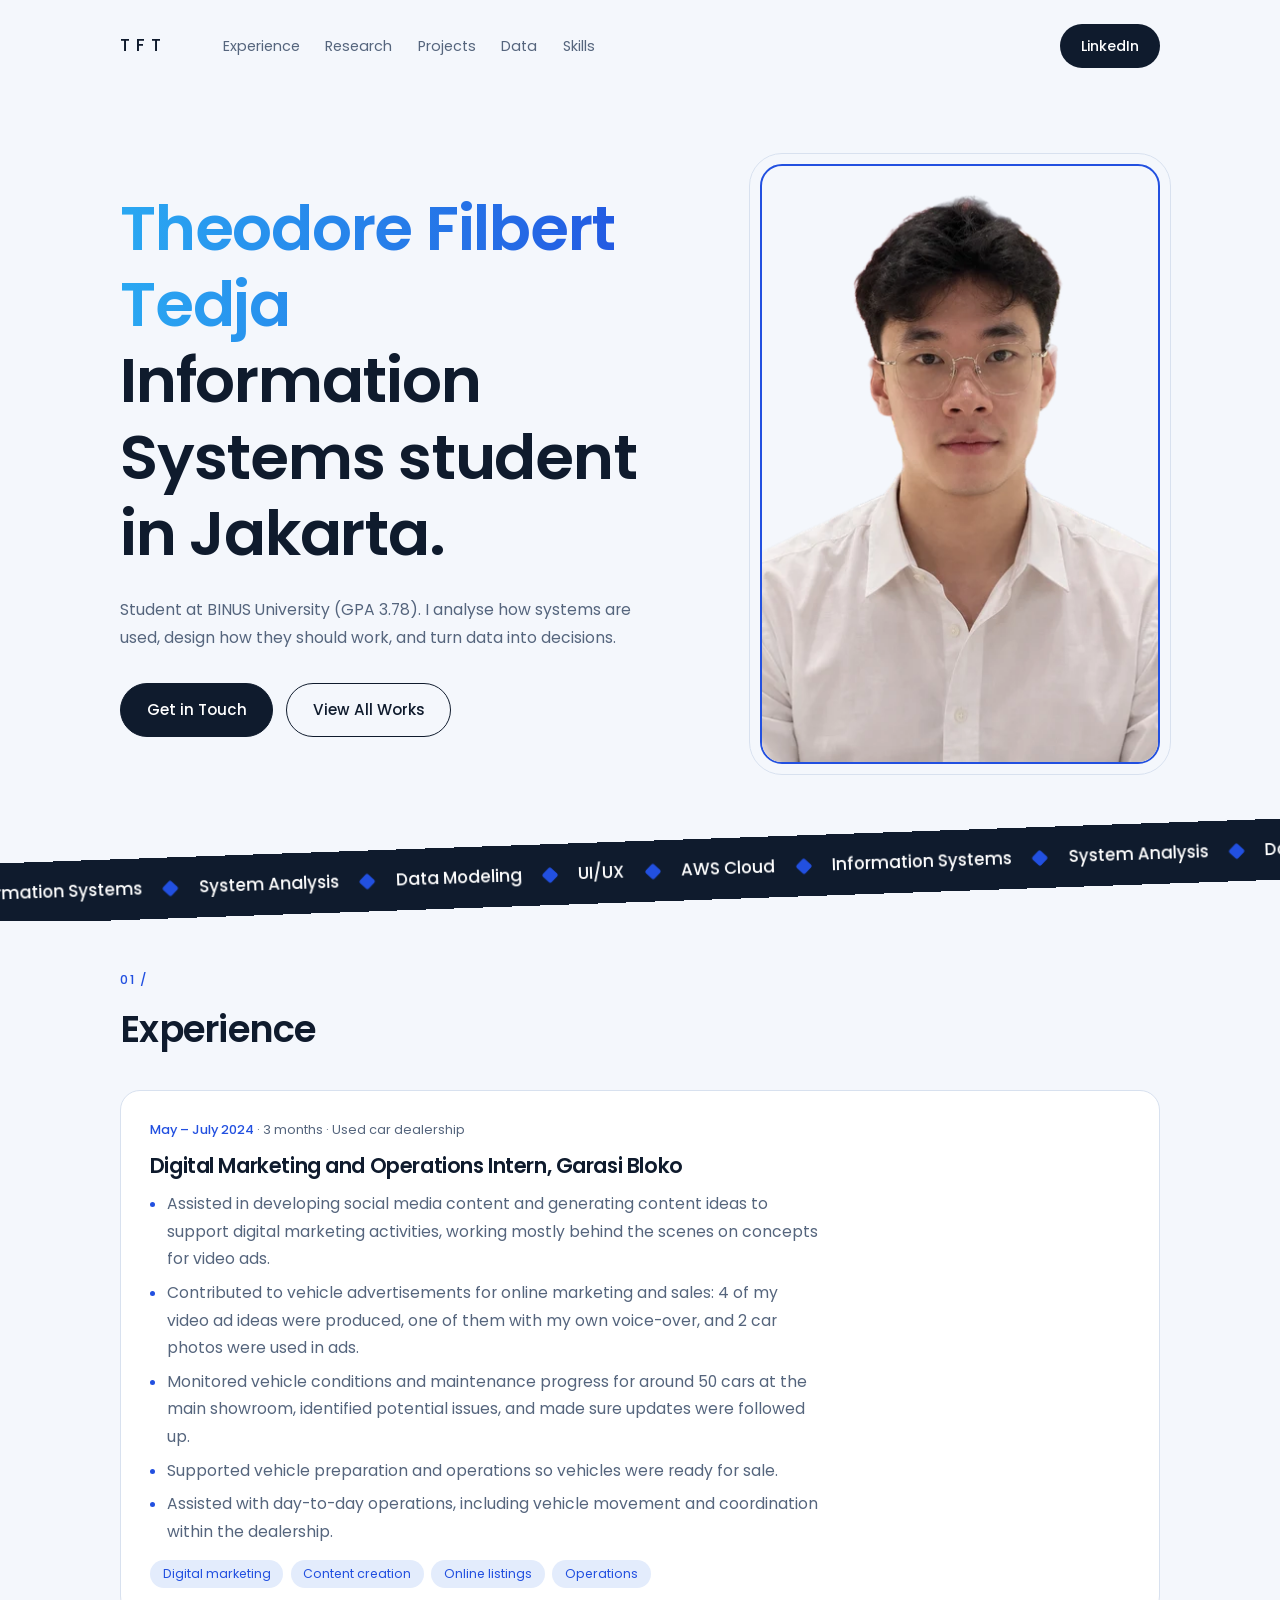
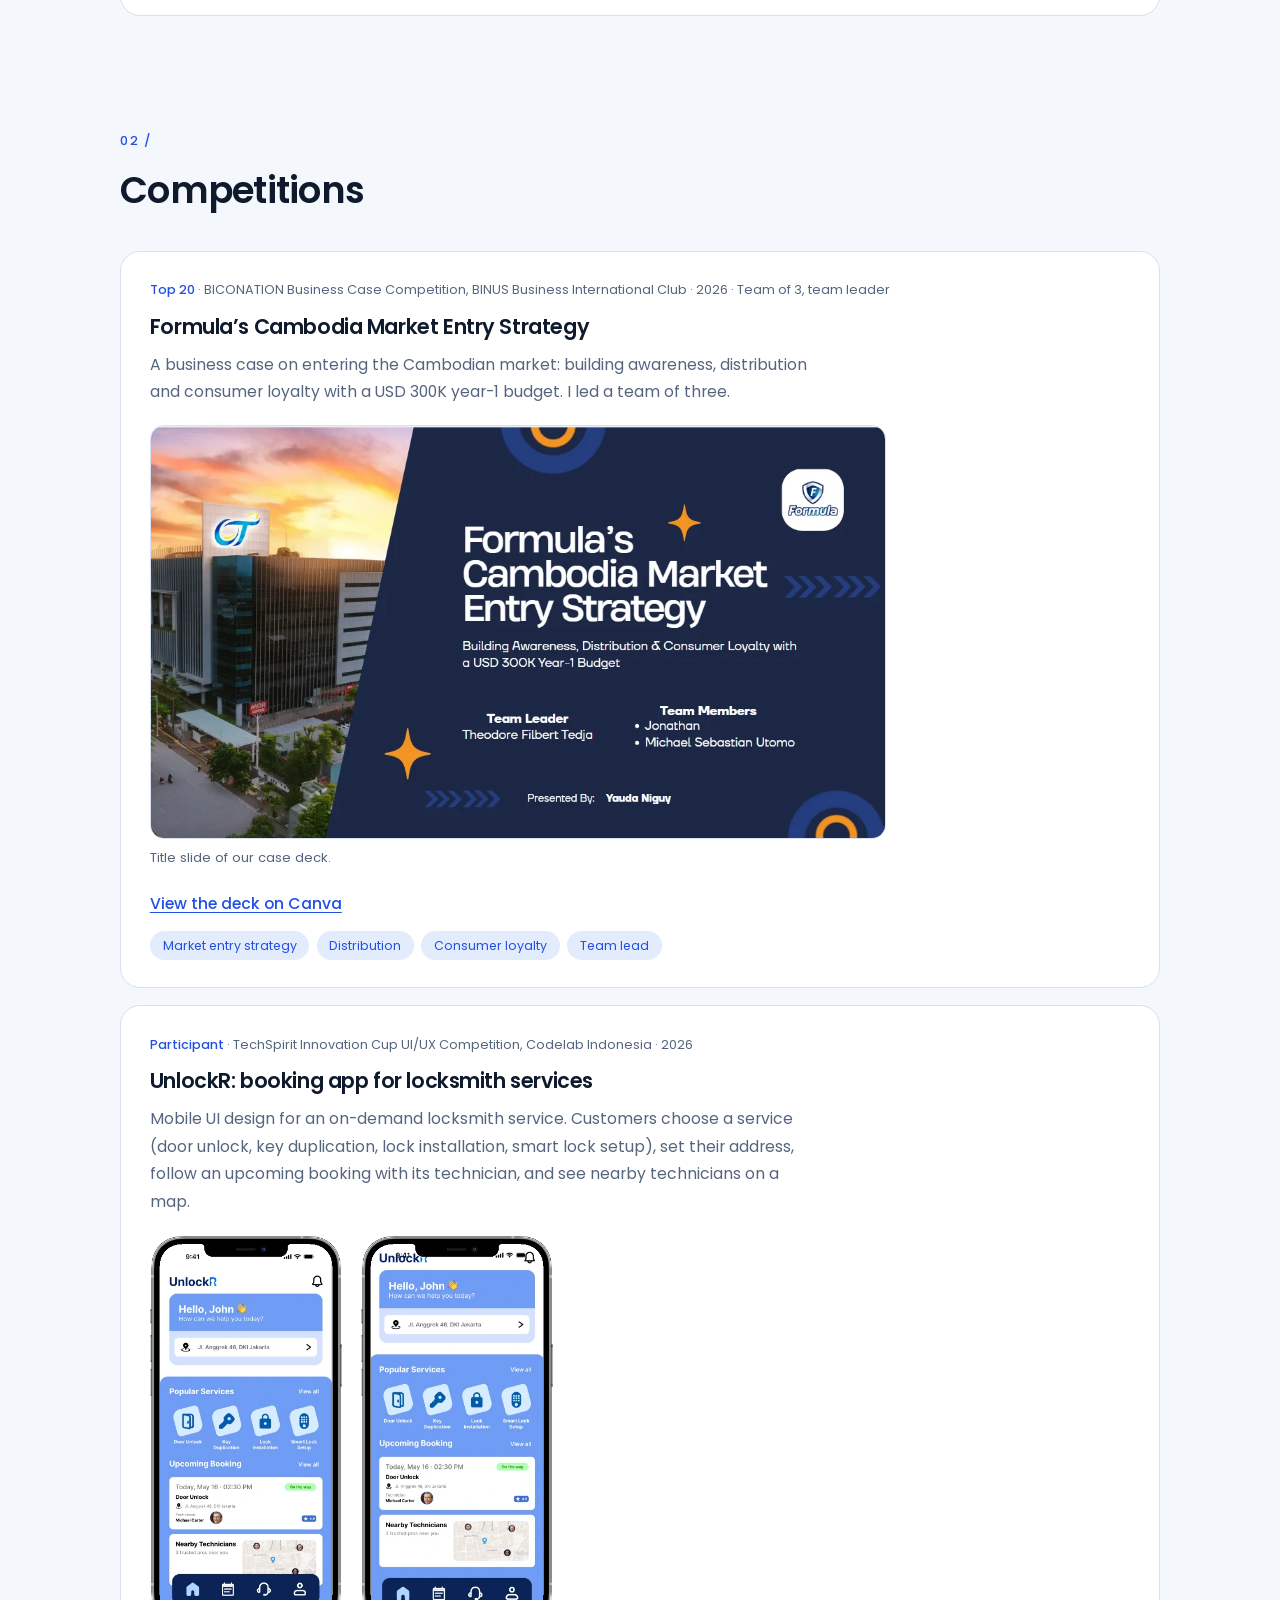
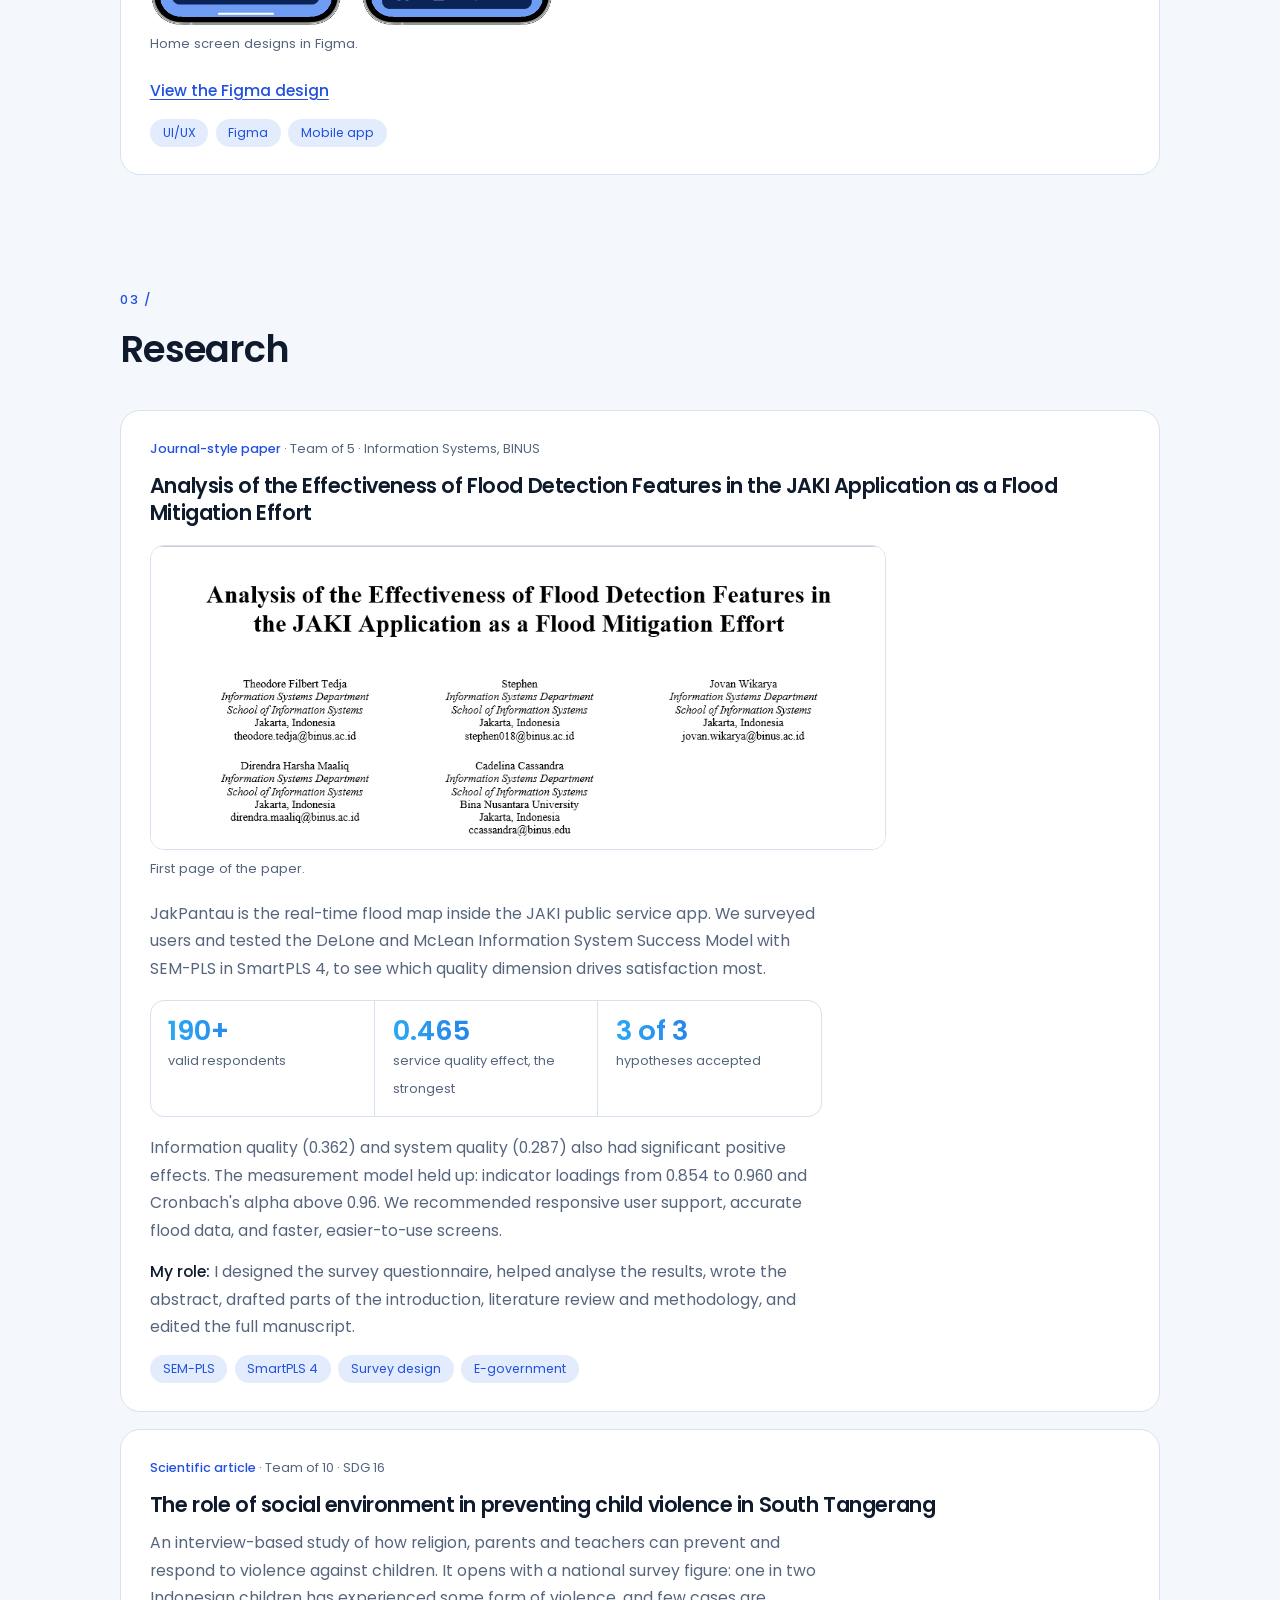
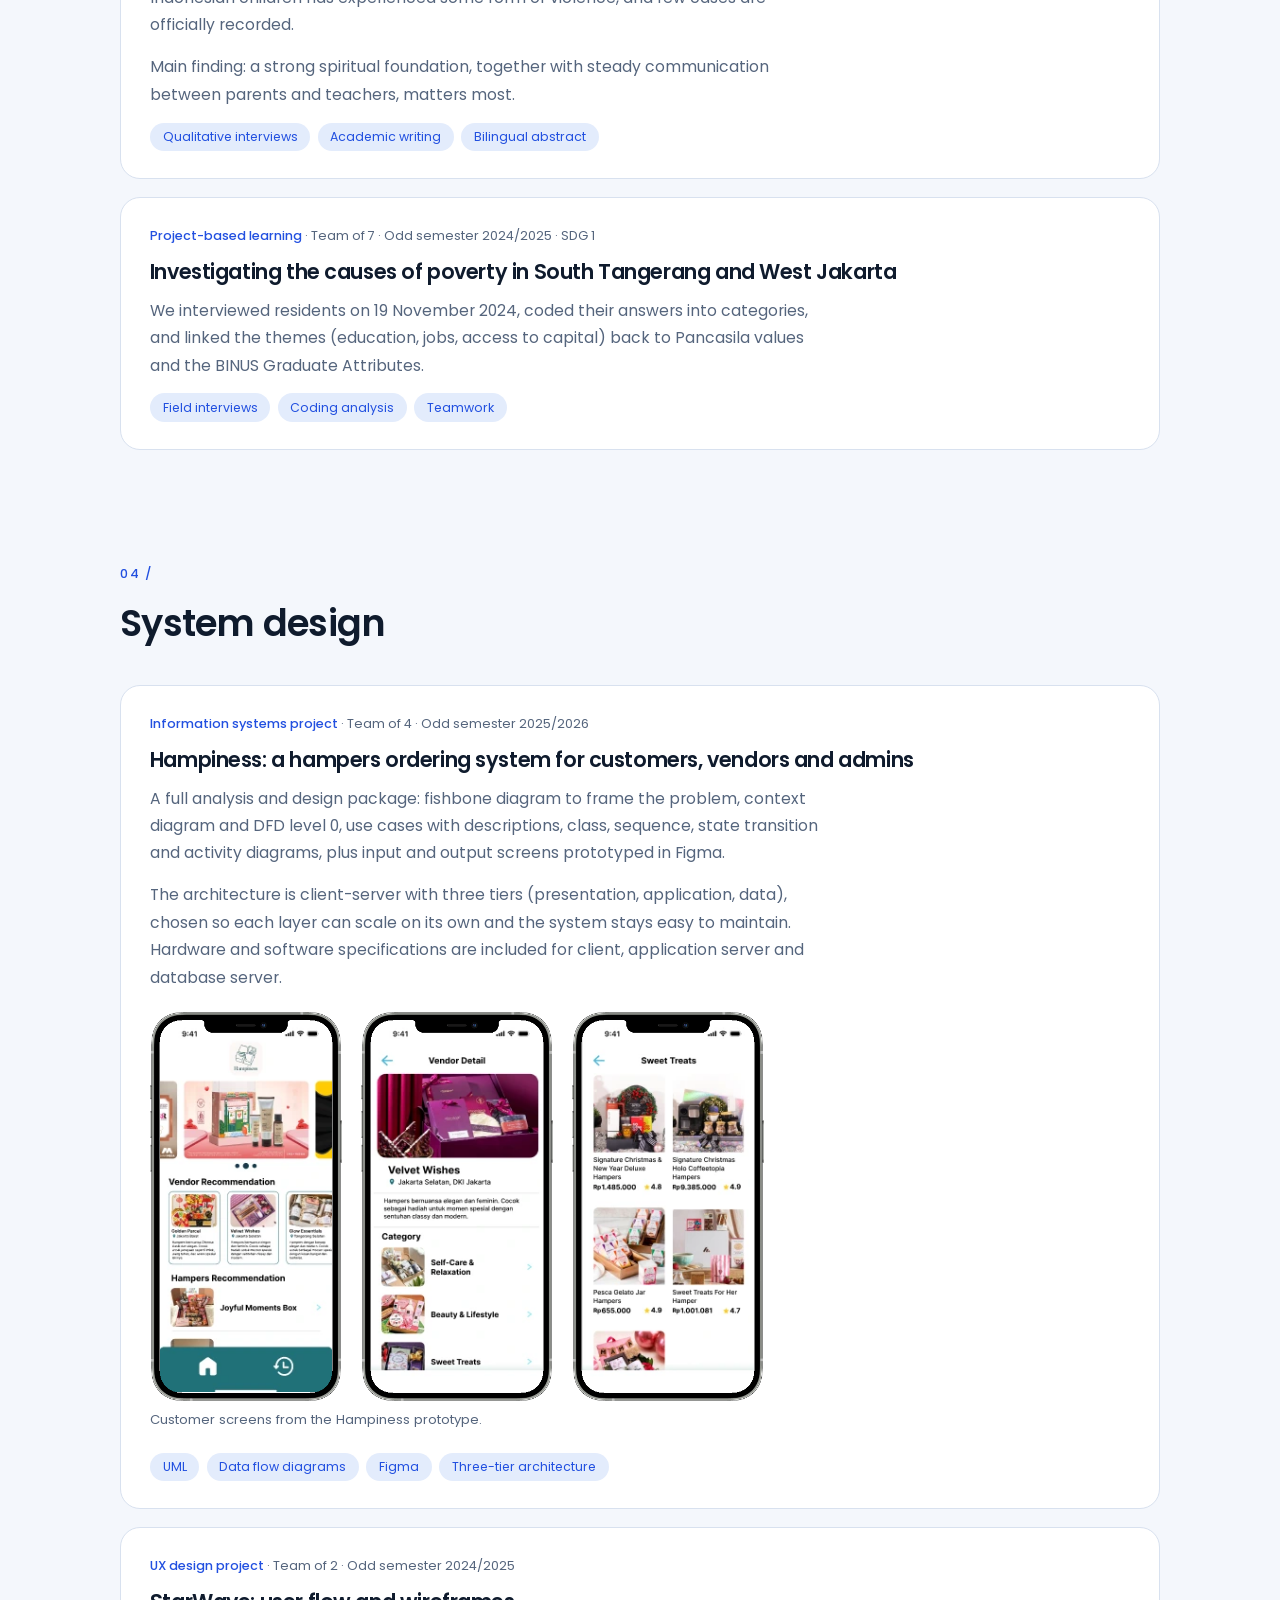
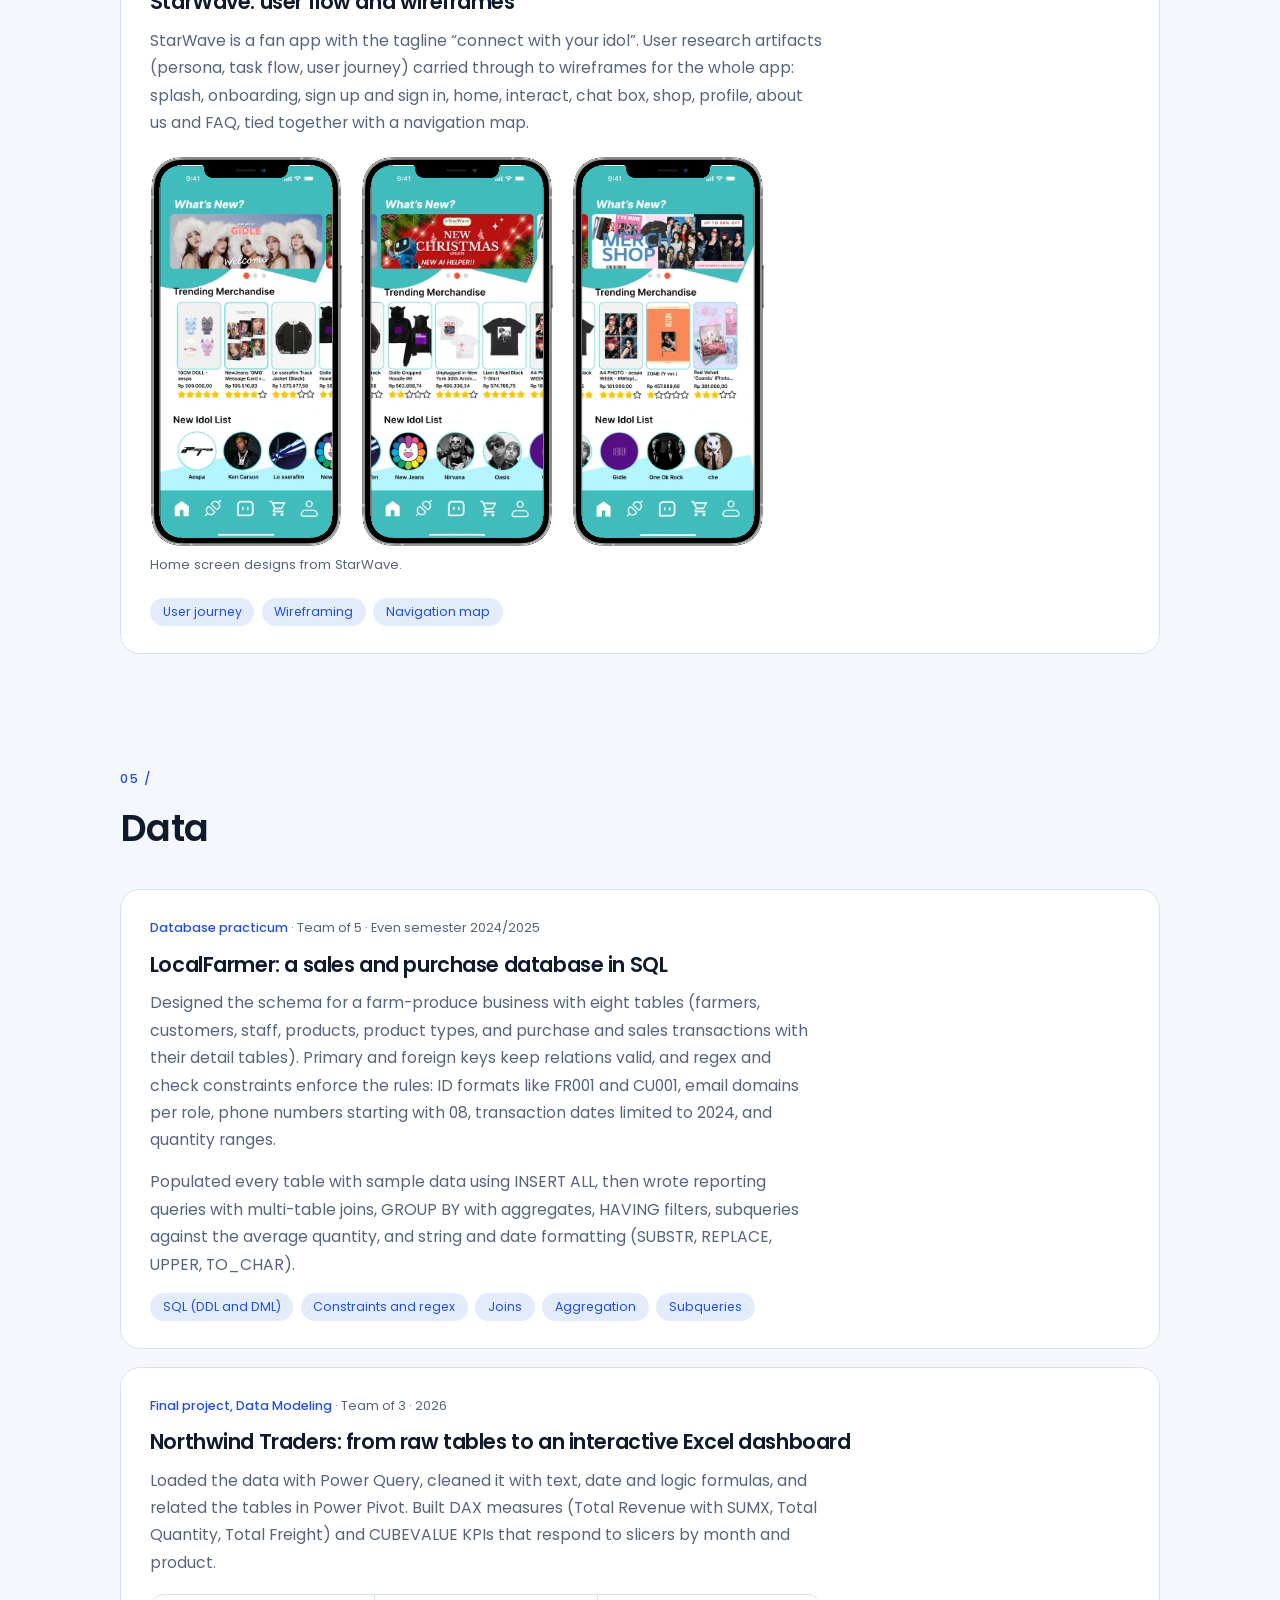
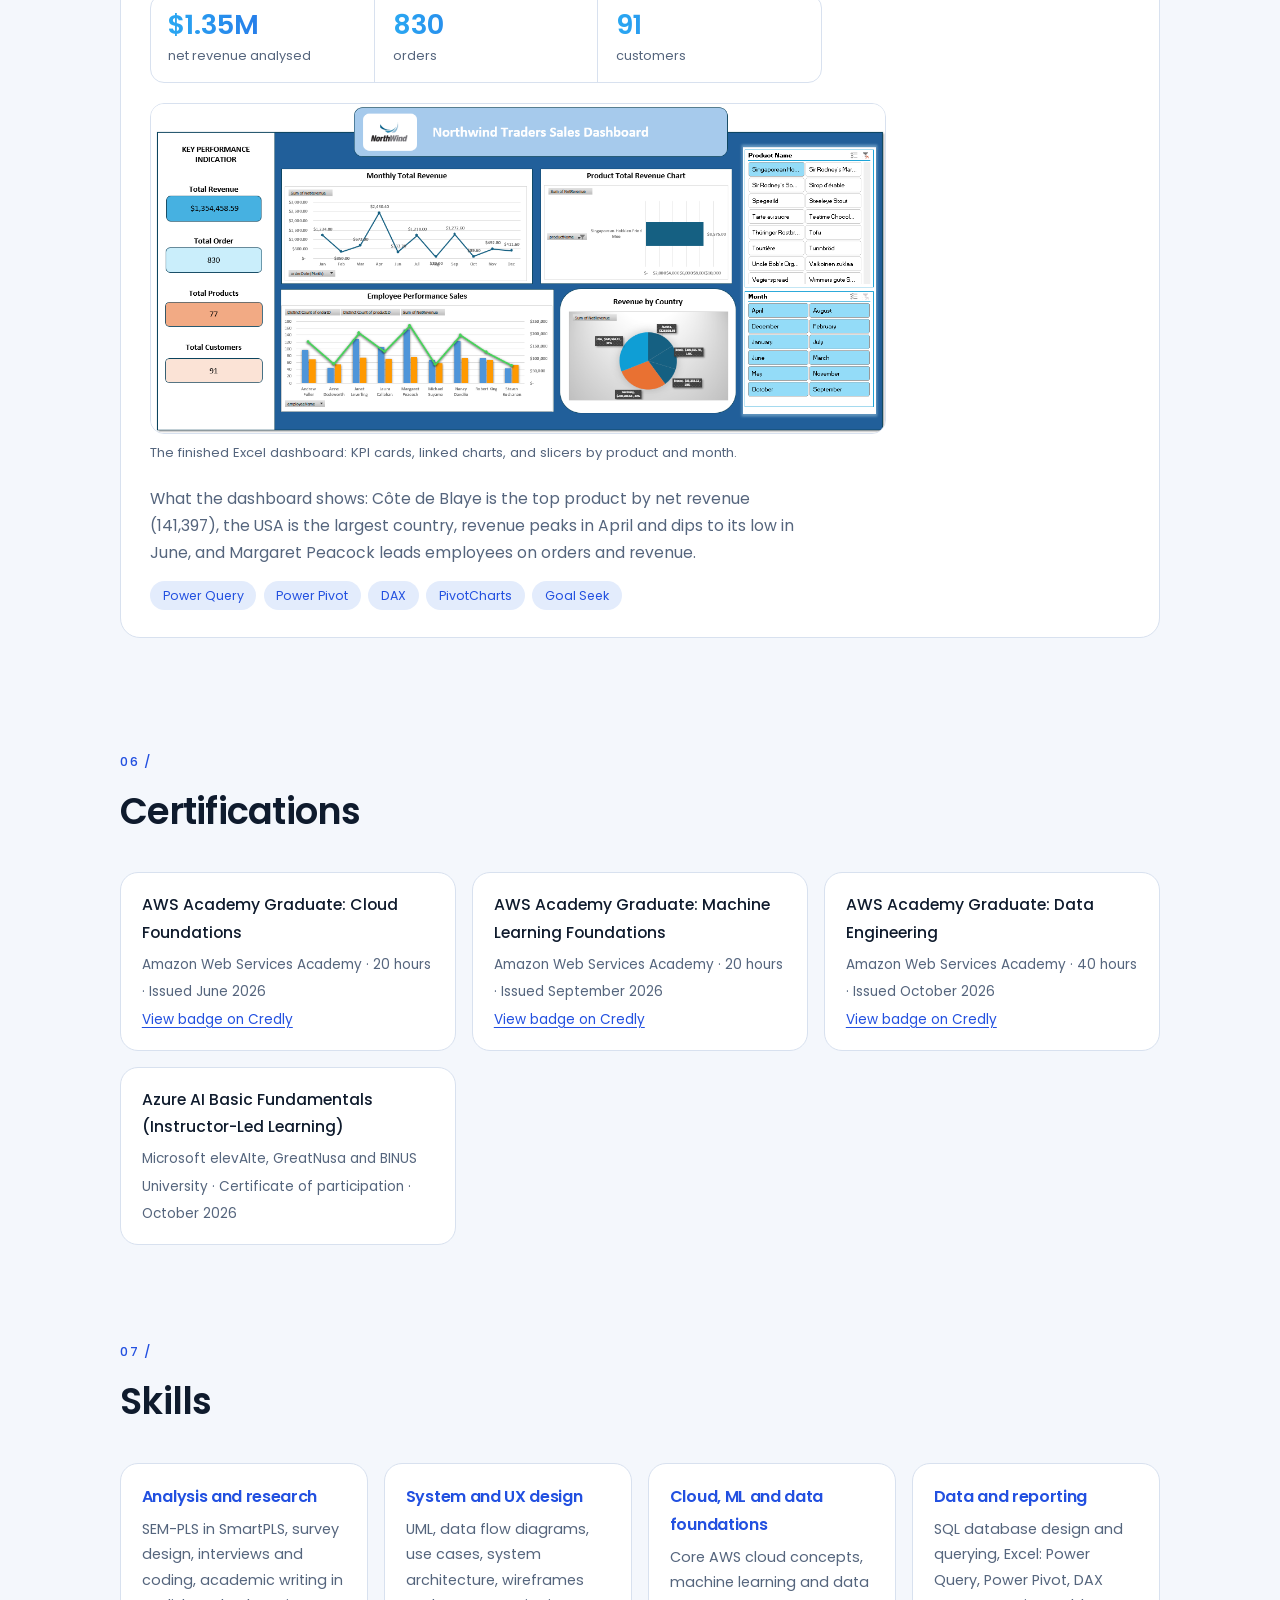
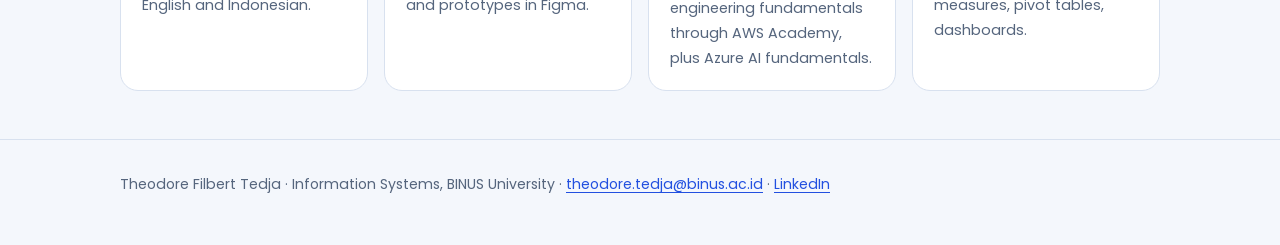
<file: index.html>
<!DOCTYPE html>
<html lang="en">
<head>
<meta charset="utf-8">
<meta name="viewport" content="width=device-width, initial-scale=1, viewport-fit=cover">
<title>Theodore Filbert Tedja · Portfolio</title>
<link rel="preconnect" href="https://fonts.googleapis.com">
<link href="https://fonts.googleapis.com/css2?family=Poppins:wght@400;500;600&display=swap" rel="stylesheet">
<link rel="stylesheet" href="css/style.css">
</head>
<body>
<header id="top">
  <div class="wrap">
    <nav class="nav" aria-label="Main">
      <a class="logo" href="#top">TFT</a>
      <ul>
        <li><a href="#experience">Experience</a></li>
        <li><a href="#research">Research</a></li>
        <li><a href="#systems">Projects</a></li>
        <li><a href="#data">Data</a></li>
        <li><a href="#skills">Skills</a></li>
      </ul>
      <a class="pill" href="https://www.linkedin.com/in/filberttedja" target="_blank" rel="noopener noreferrer">LinkedIn</a>
    </nav>
    <div class="hero">
      <div>
        <h1><span class="grad">Theodore Filbert Tedja</span><span>Information Systems student in Jakarta.</span></h1>
        <p class="lede">Student at BINUS University (GPA 3.78). I analyse how systems are used, design how they should work, and turn data into decisions.</p>
        <div class="actions"><a class="btn fill" href="mailto:theodore.tedja@binus.ac.id" data-copy-email>Get in Touch</a><a class="btn" href="#research">View All Works</a></div>
      </div>
      <img class="photo" src="images/photo.webp" alt="Portrait of Theodore Filbert Tedja" width="480" height="600">
    </div>
  </div>
</header>
<div class="ribbon-wrap" aria-hidden="true"><div class="ribbon"><div class="track"><span>Information Systems</span><span>System Analysis</span><span>Data Modeling</span><span>UI/UX</span><span>AWS Cloud</span><span>Information Systems</span><span>System Analysis</span><span>Data Modeling</span><span>UI/UX</span><span>AWS Cloud</span><span>Information Systems</span><span>System Analysis</span><span>Data Modeling</span><span>UI/UX</span><span>AWS Cloud</span><span>Information Systems</span><span>System Analysis</span><span>Data Modeling</span><span>UI/UX</span><span>AWS Cloud</span></div></div></div>

<!-- EXPERIENCE: to add a job, copy one <article class="work"> block and edit the text. -->
<section id="experience">
  <div class="wrap">
    <h2>Experience</h2>

    <article class="work">
      <div class="meta"><strong>May – July 2024</strong> · 3 months · Used car dealership</div>
      <div>
        <h3>Digital Marketing and Operations Intern, Garasi Bloko</h3>
        <ul class="points">
          <li>Assisted in developing social media content and generating content ideas to support digital marketing activities, working mostly behind the scenes on concepts for video ads.</li>
          <li>Contributed to vehicle advertisements for online marketing and sales: 4 of my video ad ideas were produced, one of them with my own voice-over, and 2 car photos were used in ads.</li>
          <li>Monitored vehicle conditions and maintenance progress for around 50 cars at the main showroom, identified potential issues, and made sure updates were followed up.</li>
          <li>Supported vehicle preparation and operations so vehicles were ready for sale.</li>
          <li>Assisted with day-to-day operations, including vehicle movement and coordination within the dealership.</li>
        </ul>
        <ul class="tags"><li>Digital marketing</li><li>Content creation</li><li>Online listings</li><li>Operations</li></ul>
      </div>
    </article>
  </div>
</section>

<!-- COMPETITIONS: copy one <li> to add another. -->
<section id="competitions">
  <div class="wrap">
    <h2>Competitions</h2>

    <article class="work">
      <div class="meta"><strong>Top 20</strong> · BICONATION Business Case Competition, BINUS Business International Club · 2026 · Team of 3, team leader</div>
      <div>
        <h3>Formula’s Cambodia Market Entry Strategy</h3>
        <p>A business case on entering the Cambodian market: building awareness, distribution and consumer loyalty with a USD 300K year-1 budget. I led a team of three.</p>
        <figure><img src="images/biconation-deck.webp" alt="Title slide of the Formula Cambodia market entry strategy case deck"><figcaption>Title slide of our case deck.</figcaption></figure>
        <p><a href="https://canva.link/akeaj11hir2nhjt" target="_blank" rel="noopener noreferrer">View the deck on Canva</a></p>
        <ul class="tags"><li>Market entry strategy</li><li>Distribution</li><li>Consumer loyalty</li><li>Team lead</li></ul>
      </div>
    </article>

    <article class="work">
      <div class="meta"><strong>Participant</strong> · TechSpirit Innovation Cup UI/UX Competition, Codelab Indonesia · 2026</div>
      <div>
        <h3>UnlockR: booking app for locksmith services</h3>
        <p>Mobile UI design for an on-demand locksmith service. Customers choose a service (door unlock, key duplication, lock installation, smart lock setup), set their address, follow an upcoming booking with its technician, and see nearby technicians on a map.</p>
        <figure class="shots"><div class="phones"><div class="phone"><img class="shot" src="images/unlockr-1.webp" alt="UnlockR home screen with popular services, upcoming booking and nearby technicians" loading="lazy"></div><div class="phone"><img class="shot" src="images/unlockr-2.webp" alt="UnlockR home screen, second layout of the same page" loading="lazy"></div></div><figcaption>Home screen designs in Figma.</figcaption></figure>
        <p><a href="https://www.figma.com/design/P3cGKmSksNQHo7qRlubL97/Untitled?node-id=0-1&amp;t=aBo0nB9LrKqUd7KK-1" target="_blank" rel="noopener noreferrer">View the Figma design</a></p>
        <ul class="tags"><li>UI/UX</li><li>Figma</li><li>Mobile app</li></ul>
      </div>
    </article>
  </div>
</section>

<!-- RESEARCH / SYSTEM DESIGN / DATA: each project is one <article class="work">. Copy it, change meta, title, text and tags. -->
<section id="research">
  <div class="wrap">
    <h2>Research</h2>

    <article class="work">
      <div class="meta"><strong>Journal-style paper</strong> · Team of 5 · Information Systems, BINUS</div>
      <div>
        <h3>Analysis of the Effectiveness of Flood Detection Features in the JAKI Application as a Flood Mitigation Effort</h3>
        <figure class="paper"><img src="images/jakpantau-paper-title.webp" alt="First page of the paper, showing the title and author list"><figcaption>First page of the paper.</figcaption></figure>
        <p>JakPantau is the real-time flood map inside the JAKI public service app. We surveyed users and tested the DeLone and McLean Information System Success Model with SEM-PLS in SmartPLS 4, to see which quality dimension drives satisfaction most.</p>
        <div class="stats">
          <div><b>190+</b><span>valid respondents</span></div>
          <div><b>0.465</b><span>service quality effect, the strongest</span></div>
          <div><b>3 of 3</b><span>hypotheses accepted</span></div>
        </div>
        <p>Information quality (0.362) and system quality (0.287) also had significant positive effects. The measurement model held up: indicator loadings from 0.854 to 0.960 and Cronbach's alpha above 0.96. We recommended responsive user support, accurate flood data, and faster, easier-to-use screens.</p>
        <p><strong>My role:</strong> I designed the survey questionnaire, helped analyse the results, wrote the abstract, drafted parts of the introduction, literature review and methodology, and edited the full manuscript.</p>
        <ul class="tags"><li>SEM-PLS</li><li>SmartPLS 4</li><li>Survey design</li><li>E-government</li></ul>
      </div>
    </article>

    <article class="work">
      <div class="meta"><strong>Scientific article</strong> · Team of 10 · SDG 16</div>
      <div>
        <h3>The role of social environment in preventing child violence in South Tangerang</h3>
        <p>An interview-based study of how religion, parents and teachers can prevent and respond to violence against children. It opens with a national survey figure: one in two Indonesian children has experienced some form of violence, and few cases are officially recorded.</p>
        <p>Main finding: a strong spiritual foundation, together with steady communication between parents and teachers, matters most.</p>
        <ul class="tags"><li>Qualitative interviews</li><li>Academic writing</li><li>Bilingual abstract</li></ul>
      </div>
    </article>

    <article class="work">
      <div class="meta"><strong>Project-based learning</strong> · Team of 7 · Odd semester 2024/2025 · SDG 1</div>
      <div>
        <h3>Investigating the causes of poverty in South Tangerang and West Jakarta</h3>
        <p>We interviewed residents on 19 November 2024, coded their answers into categories, and linked the themes (education, jobs, access to capital) back to Pancasila values and the BINUS Graduate Attributes.</p>
        <ul class="tags"><li>Field interviews</li><li>Coding analysis</li><li>Teamwork</li></ul>
      </div>
    </article>
  </div>
</section>

<section id="systems">
  <div class="wrap">
    <h2>System design</h2>

    <article class="work">
      <div class="meta"><strong>Information systems project</strong> · Team of 4 · Odd semester 2025/2026</div>
      <div>
        <h3>Hampiness: a hampers ordering system for customers, vendors and admins</h3>
        <p>A full analysis and design package: fishbone diagram to frame the problem, context diagram and DFD level 0, use cases with descriptions, class, sequence, state transition and activity diagrams, plus input and output screens prototyped in Figma.</p>
        <p>The architecture is client-server with three tiers (presentation, application, data), chosen so each layer can scale on its own and the system stays easy to maintain. Hardware and software specifications are included for client, application server and database server.</p>
        <figure class="shots"><div class="phones"><div class="phone"><img class="shot" src="images/hampiness-1.webp" alt="Hampiness home screen with vendor and hampers recommendations" loading="lazy"></div><div class="phone"><img class="shot" src="images/hampiness-2.webp" alt="Hampiness vendor detail page with hamper categories" loading="lazy"></div><div class="phone"><img class="shot" src="images/hampiness-3.webp" alt="Hampiness hampers list with prices and ratings" loading="lazy"></div></div><figcaption>Customer screens from the Hampiness prototype.</figcaption></figure>
        <ul class="tags"><li>UML</li><li>Data flow diagrams</li><li>Figma</li><li>Three-tier architecture</li></ul>
      </div>
    </article>

    <article class="work">
      <div class="meta"><strong>UX design project</strong> · Team of 2 · Odd semester 2024/2025</div>
      <div>
        <h3>StarWave: user flow and wireframes</h3>
        <p>StarWave is a fan app with the tagline “connect with your idol”. User research artifacts (persona, task flow, user journey) carried through to wireframes for the whole app: splash, onboarding, sign up and sign in, home, interact, chat box, shop, profile, about us and FAQ, tied together with a navigation map.</p>
        <figure class="shots"><div class="phones"><div class="phone"><img class="shot" src="images/starwave-1.webp" alt="StarWave home screen with a What’s New banner, trending merchandise and a new idol list" loading="lazy"></div><div class="phone"><img class="shot" src="images/starwave-2.webp" alt="StarWave home screen with a What’s New banner, trending merchandise and a new idol list" loading="lazy"></div><div class="phone"><img class="shot" src="images/starwave-3.webp" alt="StarWave home screen with a What’s New banner, trending merchandise and a new idol list" loading="lazy"></div></div><figcaption>Home screen designs from StarWave.</figcaption></figure>
        <ul class="tags"><li>User journey</li><li>Wireframing</li><li>Navigation map</li></ul>
      </div>
    </article>
  </div>
</section>

<section id="data">
  <div class="wrap">
    <h2>Data</h2>

    <article class="work">
      <div class="meta"><strong>Database practicum</strong> · Team of 5 · Even semester 2024/2025</div>
      <div>
        <h3>LocalFarmer: a sales and purchase database in SQL</h3>
        <p>Designed the schema for a farm-produce business with eight tables (farmers, customers, staff, products, product types, and purchase and sales transactions with their detail tables). Primary and foreign keys keep relations valid, and regex and check constraints enforce the rules: ID formats like FR001 and CU001, email domains per role, phone numbers starting with 08, transaction dates limited to 2024, and quantity ranges.</p>
        <p>Populated every table with sample data using INSERT ALL, then wrote reporting queries with multi-table joins, GROUP BY with aggregates, HAVING filters, subqueries against the average quantity, and string and date formatting (SUBSTR, REPLACE, UPPER, TO_CHAR).</p>
        <ul class="tags"><li>SQL (DDL and DML)</li><li>Constraints and regex</li><li>Joins</li><li>Aggregation</li><li>Subqueries</li></ul>
      </div>
    </article>

    <article class="work">
      <div class="meta"><strong>Final project, Data Modeling</strong> · Team of 3 · 2026</div>
      <div>
        <h3>Northwind Traders: from raw tables to an interactive Excel dashboard</h3>
        <p>Loaded the data with Power Query, cleaned it with text, date and logic formulas, and related the tables in Power Pivot. Built DAX measures (Total Revenue with SUMX, Total Quantity, Total Freight) and CUBEVALUE KPIs that respond to slicers by month and product.</p>
        <div class="stats">
          <div><b>$1.35M</b><span>net revenue analysed</span></div>
          <div><b>830</b><span>orders</span></div>
          <div><b>91</b><span>customers</span></div>
        </div>
        <figure><img src="images/northwind-dashboard.png" alt="Northwind Traders Sales Dashboard in Excel with KPI cards, monthly revenue line chart, employee performance combination chart, revenue by country pie chart, and product and month slicers"><figcaption>The finished Excel dashboard: KPI cards, linked charts, and slicers by product and month.</figcaption></figure>
        <p>What the dashboard shows: Côte de Blaye is the top product by net revenue (141,397), the USA is the largest country, revenue peaks in April and dips to its low in June, and Margaret Peacock leads employees on orders and revenue.</p>
        <ul class="tags"><li>Power Query</li><li>Power Pivot</li><li>DAX</li><li>PivotCharts</li><li>Goal Seek</li></ul>
      </div>
    </article>
  </div>
</section>

<!-- CERTIFICATIONS: copy one <li> to add another. -->
<section id="certifications">
  <div class="wrap">
    <h2>Certifications</h2>
    <ul class="certs">
      <li><strong>AWS Academy Graduate: Cloud Foundations</strong><span>Amazon Web Services Academy · 20 hours · Issued June 2026<br><a href="https://www.credly.com/go/1HqOPbUn" target="_blank" rel="noopener noreferrer">View badge on Credly</a></span></li>
      <li><strong>AWS Academy Graduate: Machine Learning Foundations</strong><span>Amazon Web Services Academy · 20 hours · Issued September 2026<br><a href="https://www.credly.com/go/WhW1n92w" target="_blank" rel="noopener noreferrer">View badge on Credly</a></span></li>
      <li><strong>AWS Academy Graduate: Data Engineering</strong><span>Amazon Web Services Academy · 40 hours · Issued October 2026<br><a href="https://www.credly.com/go/keYymE9S" target="_blank" rel="noopener noreferrer">View badge on Credly</a></span></li>
      <li><strong>Azure AI Basic Fundamentals (Instructor-Led Learning)</strong><span>Microsoft elevAIte, GreatNusa and BINUS University · Certificate of participation · October 2026</span></li>
    </ul>
  </div>
</section>

<!-- SKILLS: each <div> is one skill group. -->
<section id="skills">
  <div class="wrap">
    <h2>Skills</h2>
    <div class="skills">
      <div><h3>Analysis and research</h3><p>SEM-PLS in SmartPLS, survey design, interviews and coding, academic writing in English and Indonesian.</p></div>
      <div><h3>System and UX design</h3><p>UML, data flow diagrams, use cases, system architecture, wireframes and prototypes in Figma.</p></div>
      <div><h3>Cloud, ML and data foundations</h3><p>Core AWS cloud concepts, machine learning and data engineering fundamentals through AWS Academy, plus Azure AI fundamentals.</p></div>
      <div><h3>Data and reporting</h3><p>SQL database design and querying, Excel: Power Query, Power Pivot, DAX measures, pivot tables, dashboards.</p></div>
    </div>
  </div>
</section>

<footer>
  <div class="wrap">Theodore Filbert Tedja · Information Systems, BINUS University · <a href="mailto:theodore.tedja@binus.ac.id">theodore.tedja@binus.ac.id</a> · <a href="https://www.linkedin.com/in/filberttedja" target="_blank" rel="noopener noreferrer">LinkedIn</a></div>
</footer>
<script src="js/script.js" defer></script>
</body>
</html>
</file>
<file: css/style.css>
/* ==========================================================
   Portfolio styles. Colours live in the :root block below:
   change --g1 / --g2 (gradient) and --accent to restyle.
   ========================================================== */
:root{
  box-sizing:border-box;
  padding-top:env(safe-area-inset-top,0px);
  padding-bottom:env(safe-area-inset-bottom,0px);
  --bg:#0D1117;--ink:#F2F5FA;--muted:#9AA6B8;--line:#222B39;--panel:#141A24;
  --accent:#5AA9FF;--g1:#5CC8FF;--g2:#3D5AFE;--tint:#16233B;
  --btn:#FFFFFF;--btnink:#0D1117;--band:#FFFFFF;--bandink:#0D1117;
}
@media (prefers-color-scheme:light){
  :root:not([data-theme="dark"]){--bg:#F4F7FC;--ink:#0F1B2D;--muted:#55657D;--line:#D8E1EF;--panel:#FFFFFF;--accent:#2250E0;--g1:#2AA8F2;--g2:#2250E0;--tint:#E3ECFC;--btn:#0F1B2D;--btnink:#FFFFFF;--band:#0F1B2D;--bandink:#FFFFFF}
}
:root[data-theme="light"]{--bg:#F4F7FC;--ink:#0F1B2D;--muted:#55657D;--line:#D8E1EF;--panel:#FFFFFF;--accent:#2250E0;--g1:#2AA8F2;--g2:#2250E0;--tint:#E3ECFC;--btn:#0F1B2D;--btnink:#FFFFFF;--band:#0F1B2D;--bandink:#FFFFFF}

html{scroll-padding-top:env(safe-area-inset-top,0px);scroll-behavior:smooth}
*,*::before,*::after{box-sizing:inherit}
body{margin:0;background:var(--bg);color:var(--ink);font:400 .98rem/1.75 "Poppins",system-ui,-apple-system,"Segoe UI",sans-serif;counter-reset:s}
a{color:var(--accent);text-underline-offset:3px}
a:focus-visible,.btn:focus-visible{outline:2px solid var(--accent);outline-offset:3px;border-radius:8px}
.wrap{max-width:68rem;margin:0 auto;padding:0 1.5rem}
h1,h2,h3{margin:0;font-weight:600;letter-spacing:-.02em}
.grad{background:linear-gradient(90deg,var(--g1),var(--g2));-webkit-background-clip:text;background-clip:text;color:transparent}

/* nav */
.nav{display:flex;align-items:center;justify-content:space-between;gap:1.5rem;padding:1.5rem 0}
.logo{font-weight:500;letter-spacing:.35em;color:var(--ink);text-decoration:none;font-size:1.05rem}
.nav ul{list-style:none;margin:0;padding:0;display:flex;gap:1.6rem;margin-right:auto;margin-left:2rem}
.nav ul a{color:var(--muted);text-decoration:none;font-size:.9rem;transition:color .2s}
.nav ul a:hover{color:var(--ink)}
.pill{background:var(--btn);color:var(--btnink);text-decoration:none;font-size:.88rem;padding:.6rem 1.3rem;border-radius:99px;font-weight:500}

/* hero */
.hero{display:grid;grid-template-columns:1.15fr .85fr;gap:2.5rem 4rem;align-items:center;padding:clamp(2rem,6vw,4.5rem) 0 clamp(2rem,5vw,3rem)}
h1{font-size:clamp(2.2rem,5.6vw,3.9rem);line-height:1.22;animation:rise .8s both}
h1 span{display:block}
.lede{color:var(--muted);max-width:34rem;margin:1.6rem 0 0;animation:rise .8s .1s both}
.actions{display:flex;flex-wrap:wrap;gap:.8rem;margin-top:2rem;animation:rise .8s .2s both}
.btn{display:inline-block;padding:.8rem 1.6rem;border-radius:99px;text-decoration:none;font-weight:500;font-size:.95rem;border:1px solid var(--ink);color:var(--ink);transition:transform .2s}
.btn:hover{transform:translateY(-2px)}
.btn.fill{background:var(--btn);color:var(--btnink);border-color:var(--btn)}
.photo{display:block;width:100%;max-width:25rem;justify-self:end;aspect-ratio:4/5;object-fit:cover;object-position:top;background:transparent;border:2px solid var(--accent);border-radius:22px;outline:1px solid var(--line);outline-offset:10px;animation:rise .9s .15s both}
@keyframes rise{from{opacity:0;transform:translateY(16px)}to{opacity:1;transform:none}}

/* ribbon */
.ribbon-wrap{overflow:hidden;padding:1.8rem 0 1.2rem}
.ribbon{transform:rotate(-2deg);width:106%;margin-left:-3%;background:var(--band);color:var(--bandink);padding:1rem 0;white-space:nowrap;overflow:hidden}
.track{display:inline-flex;animation:slide 32s linear infinite}
.track span{display:inline-flex;align-items:center;gap:1.4rem;padding-right:1.4rem;font-weight:500;font-size:1.05rem}
.track span::after{content:"";width:.75rem;height:.75rem;background:var(--g2);transform:rotate(45deg);border-radius:2px}
@keyframes slide{to{transform:translateX(-50%)}}

/* sections */
section{padding:3rem 0}
section>.wrap>h2{font-size:clamp(1.7rem,3.6vw,2.3rem);margin-bottom:1.8rem}
section>.wrap>h2::before{counter-increment:s;content:"0" counter(s) " /";display:block;font-size:.8rem;font-weight:500;letter-spacing:.14em;color:var(--accent);margin-bottom:.35rem}
.work{background:var(--panel);border:1px solid var(--line);border-radius:20px;padding:1.7rem 1.8rem;margin:0 0 1.1rem;transition:border-color .25s}
.work:hover{border-color:var(--accent)}
.meta{font-size:.8rem;color:var(--muted);margin-bottom:.7rem}
.meta strong{color:var(--accent);font-weight:500}
.work h3{font-size:1.3rem;line-height:1.3;margin-bottom:.7rem}
.work p{margin:0 0 .9rem;max-width:42rem;color:var(--muted)}
.work a{font-weight:500}
.work p strong{color:var(--ink);font-weight:500}
.points{margin:0 0 .9rem;padding-left:1.1rem;max-width:42rem;color:var(--muted)}
.points li{margin:0 0 .4rem}
.points li::marker{color:var(--accent)}
.tags{list-style:none;margin:.4rem 0 0;padding:0;display:flex;flex-wrap:wrap;gap:.45rem}
.tags li{font-size:.78rem;background:var(--tint);color:var(--accent);padding:.2rem .8rem;border-radius:99px}
.stats{display:grid;grid-template-columns:repeat(auto-fit,minmax(9rem,1fr));margin:1.1rem 0 1.1rem;max-width:42rem;border:1px solid var(--line);border-radius:14px;overflow:hidden}
.stats div{padding:.9rem 1.1rem;border-left:1px solid var(--line)}
.stats div:first-child{border-left:0}
.stats b{display:block;font-size:1.7rem;font-weight:600;line-height:1.15;background:linear-gradient(90deg,var(--g1),var(--g2));-webkit-background-clip:text;background-clip:text;color:transparent}
.stats span{font-size:.8rem;color:var(--muted)}
figure{margin:1.2rem 0;max-width:46rem}
figure.narrow{max-width:20rem}
figure.mid{max-width:37rem}
figure img{display:block;width:100%;height:auto;border:1px solid var(--line);border-radius:14px}
figcaption{font-size:.82rem;color:var(--muted);margin-top:.5rem}
.certs{list-style:none;margin:0;padding:0;display:grid;grid-template-columns:repeat(auto-fit,minmax(17rem,1fr));gap:1rem}
.certs li{background:var(--panel);border:1px solid var(--line);border-radius:18px;padding:1.1rem 1.3rem}
.certs strong{display:block;font-weight:500;margin-bottom:.25rem}
.certs span{font-size:.85rem;color:var(--muted)}
.skills{display:grid;grid-template-columns:repeat(auto-fit,minmax(15rem,1fr));gap:1rem}
.skills>div{background:var(--panel);border:1px solid var(--line);border-radius:18px;padding:1.2rem 1.3rem}
.skills h3{font-size:1rem;margin-bottom:.4rem;color:var(--accent)}
.skills p{margin:0;color:var(--muted);font-size:.9rem}
footer{border-top:1px solid var(--line);padding:2rem 0 3rem;color:var(--muted);font-size:.88rem}

@media (max-width:760px){
  .nav ul{display:none}
  .hero{grid-template-columns:1fr}
  .photo{order:-1;max-width:17rem;justify-self:start}
  .work{padding:1.3rem}
  .stats div{border-left:0;border-top:1px solid var(--line)}
  .stats div:first-child{border-top:0}
}
@media (prefers-reduced-motion:reduce){h1,.lede,.actions,.photo,.track{animation:none}html{scroll-behavior:auto}}

/* Gentle fade-in on scroll (only active when script.js runs) */
.js .reveal{opacity:0;transform:translateY(12px);transition:opacity .6s ease,transform .6s ease}
.js .reveal.in{opacity:1;transform:none}

/* Small message shown by script.js after clicking "Get in Touch" */
.toast{position:fixed;left:50%;bottom:calc(1.5rem + env(safe-area-inset-bottom,0px));transform:translateX(-50%);background:var(--btn);color:var(--btnink);padding:.7rem 1.2rem;border-radius:99px;font-size:.9rem;font-weight:500;box-shadow:0 8px 24px rgba(0,0,0,.3);z-index:10;max-width:90vw;text-align:center}

/* Phone frames around mobile UI screenshots (frame image: images/phone-frame.webp) */
.shots{margin:1.3rem 0;max-width:40rem}
.phones{display:flex;gap:1.2rem;align-items:flex-start}
.phone{position:relative;flex:1 1 0;min-width:0;max-width:12rem;aspect-ratio:343/695}
.phone .shot{position:absolute;left:5.25%;top:2.16%;width:89.50%;height:95.68%;object-fit:cover;object-position:top;border:0;border-radius:0}
.phone::after{content:"";position:absolute;inset:0;background:url(../images/phone-frame.webp) center/100% 100% no-repeat;pointer-events:none}
figure.paper{max-width:46rem}
figure.paper img{background:#fff}
</file>
